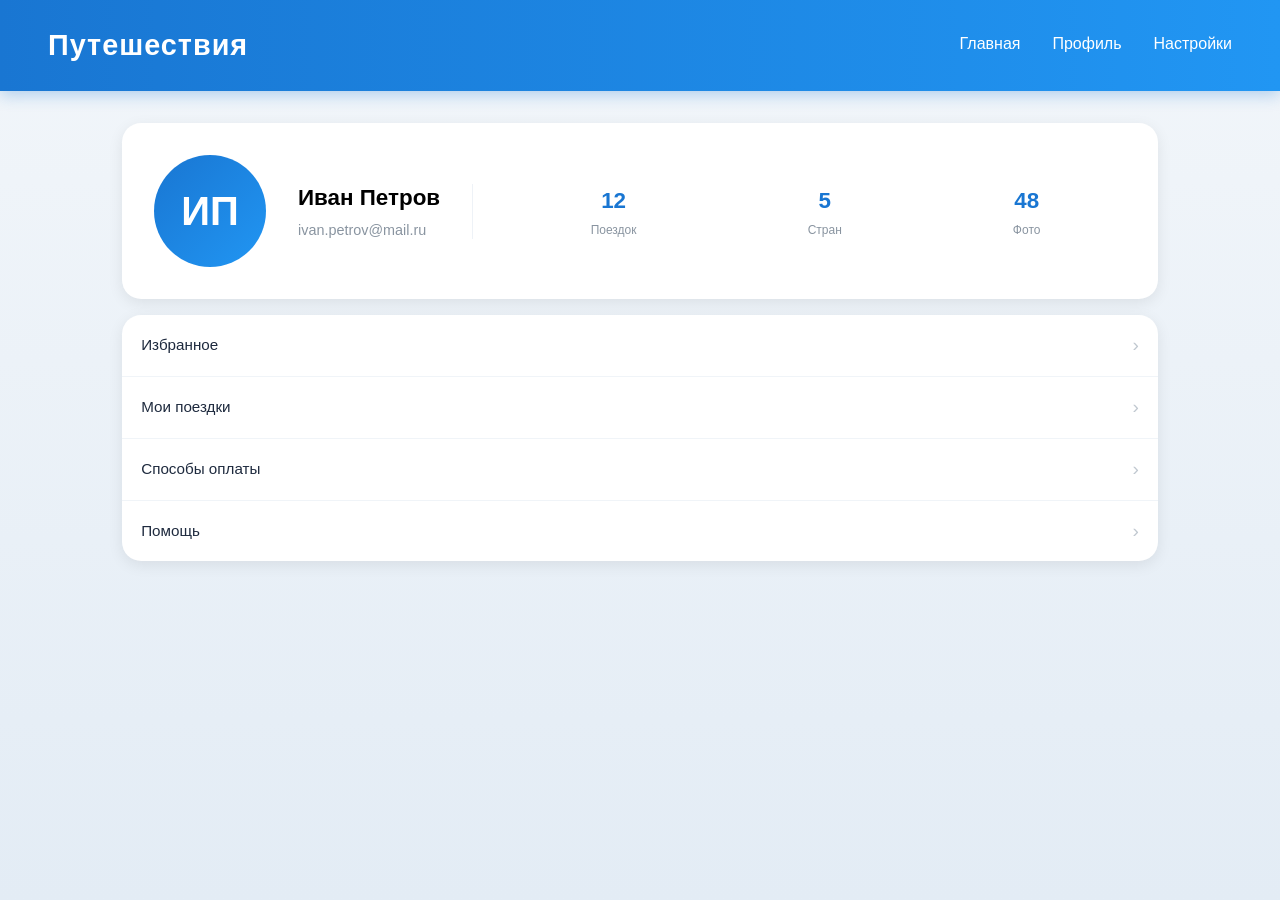
<file: profile.html>
<!DOCTYPE html>
<html lang="ru">
<head>
    <meta name="viewport" content="width=device-width, initial-scale=1.0, maximum-scale=1.0, user-scalable=no">
    <title>Путешествия — Профиль</title>
    <link rel="stylesheet" href="reset.css">
    <link rel="stylesheet" href="style.css">
</head>
<body>

    <nav class="menu">
        <div class="logo">Путешествия</div>
        <div class="links">
            <a href="index.html">Главная</a>
            <a href="profile.html">Профиль</a>
            <a href="settings.html">Настройки</a>
        </div>
    </nav>
    <main class="app-content">
        <section class="profile-header">
            <div class="avatar">ИП</div>
            <div>
                <h2>Иван Петров</h2>
                <p>ivan.petrov@mail.ru</p>
            </div>
            <div class="stats">
                <div class="stat">
                    <span class="stat-value">12</span>
                    <span class="stat-label">Поездок</span>
                </div>
                <div class="stat">
                    <span class="stat-value">5</span>
                    <span class="stat-label">Стран</span>
                </div>
                <div class="stat">
                    <span class="stat-value">48</span>
                    <span class="stat-label">Фото</span>
                </div>
            </div>
        </section>

        <section class="menu-list">
            <a href="#" class="menu-item">
                <span>Избранное</span>
                <span class="arrow">›</span>
            </a>
            <a href="#" class="menu-item">
                <span>Мои поездки</span>
                <span class="arrow">›</span>
            </a>
            <a href="#" class="menu-item">
                <span>Способы оплаты</span>
                <span class="arrow">›</span>
            </a>
            <a href="#" class="menu-item">
                <span>Помощь</span>
                <span class="arrow">›</span>
            </a>
        </section>
    </main>

   

    <script src="script.js"></script>
</body>
</html>
</file>
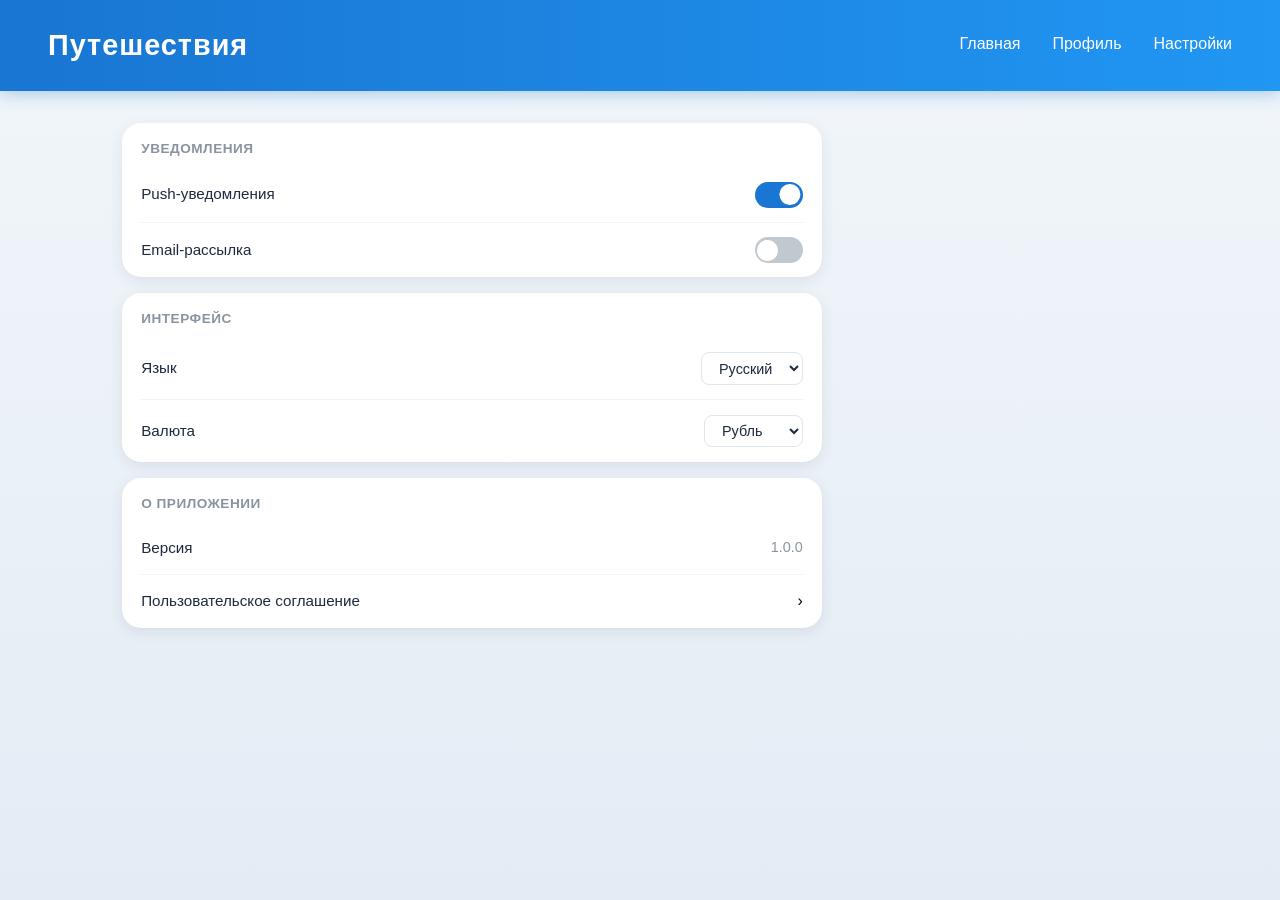
<file: settings.html>
<!DOCTYPE html>
<html lang="ru">
<head>
    <meta name="viewport" content="width=device-width, initial-scale=1.0, maximum-scale=1.0, user-scalable=no">
    <title>Путешествия — Настройки</title>
    <link rel="stylesheet" href="reset.css">
    <link rel="stylesheet" href="style.css">
</head>
<body>
    <nav class="menu">
        <div class="logo">Путешествия</div>
        <div class="links">
            <a href="index.html">Главная</a>
            <a href="profile.html">Профиль</a>
            <a href="settings.html">Настройки</a>
        </div>
    </nav>
    <main class="app-content">
        <section class="settings-group">
            <h3>Уведомления</h3>
            <div class="setting-item">
                <label>Push-уведомления</label>
                <div class="switch active" data-switch></div>
            </div>
            <div class="setting-item">
                <label>Email-рассылка</label>
                <div class="switch" data-switch></div>
            </div>
        </section>
        <section class="settings-group">
            <h3>Интерфейс</h3>
            <div class="setting-item">
                <label>Язык</label>
                <select>
                    <option>Русский</option>
                    <option>English</option>
                </select>
            </div>
            <div class="setting-item">
                <label>Валюта</label>
                <select>
                    <option>Рубль</option>
                    <option>Доллар</option>
                    <option>Евро</option>
                </select>
            </div>
        </section>
        <section class="settings-group">
            <h3>О приложении</h3>
            <div class="setting-item">
                <label>Версия</label>
                <span style="color:#8994a0;font-size:0.9rem;">1.0.0</span>
            </div>
            <div class="setting-item">
                <label>Пользовательское соглашение</label>
                <span class="arrow">›</span>
            </div>
        </section>
    </main>
    <script src="script.js"></script>
</body>
</html>
</file>
<file: style.css>
body {
    font-family: 'Segoe UI', Arial, sans-serif;
    background: linear-gradient(180deg, #f2f6fa 0%, #e3ecf5 100%);
    min-height: 100vh;
    display: flex;
    flex-direction: column;
    padding-bottom: 5rem;
}

.menu {
    display: flex;
    justify-content: space-between;
    align-items: center;
    padding: 1rem 1.2rem;
    background: linear-gradient(90deg, #1976d2 0%, #2196f3 100%);
    box-shadow: 0 4px 15px rgba(25, 118, 210, 0.3);
    position: sticky;
    top: 0;
    z-index: 100;
}

.logo {
    color: white;
    font-size: 1.3rem;
    font-weight: bold;
    letter-spacing: 1px;
}

.links {
    display: flex;
    gap: 1rem;
}

.links a {
    color: white;
    text-decoration: none;
    font-size: 0.85rem;
    font-weight: 500;
    position: relative;
    padding-bottom: 4px;
    transition: color 0.3s;
}

.links a::after {
    content: "";
    position: absolute;
    bottom: 0;
    left: 0;
    width: 0;
    height: 2px;
    background: white;
    transition: width 0.3s;
}

.links a:hover::after {
    width: 100%;
}

.links a:hover {
    color: #fff9c4;
}

.app-content {
    flex: 1;
    padding: 1rem;
    width: 100%;
}

.cards-container {
    display: flex;
    flex-direction: column;
    gap: 0;
}

.card {
    display: flex;
    flex-direction: column;
    width: 100%;
    max-width: 100%;
    margin: 1.5rem auto;
    background: white;
    border-radius: 1.2rem;
    overflow: hidden;
    box-shadow: 0 10px 40px rgba(0, 0, 0, 0.15);
    transition: transform 0.3s, box-shadow 0.3s;
}

.card:hover {
    transform: translateY(-5px);
    box-shadow: 0 20px 50px rgba(0, 0, 0, 0.2);
}

.card img {
    width: 100%;
    height: 12rem;
    object-fit: cover;
    display: block;
}

.card-info {
    display: flex;
    flex-direction: column;
    padding: 1.2rem;
    flex: 1;
    gap: 0.5rem;
}

.badge {
    display: inline-block;
    align-self: flex-start;
    background: #e3f2fd;
    color: #1976d2;
    font-size: 0.7rem;
    font-weight: bold;
    padding: 0.25rem 0.75rem;
    border-radius: 1.25rem;
    text-transform: uppercase;
    letter-spacing: 0.5px;
}

.badge.hot {
    background: #ffebee;
    color: #c62828;
}

.badge.new {
    background: #e8f5e9;
    color: #2e7d32;
}

.card-info h2 {
    font-size: 1.5rem;
    color: #1e2a3e;
    margin-top: 0.25rem;
}

.country {
    color: #1976d2;
    font-weight: bold;
    font-size: 0.9rem;
}

.description {
    color: #5a6b7b;
    line-height: 1.65;
    font-size: 0.9rem;
    margin-top: 0.35rem;
}

.features {
    display: flex;
    flex-wrap: wrap;
    gap: 0.5rem;
    margin-top: 0.6rem;
}

.features span {
    background: #f5f7fa;
    color: #5a6b7b;
    font-size: 0.75rem;
    padding: 0.3rem 0.75rem;
    border-radius: 0.4rem;
    border: 1px solid #e3ecf5;
}

.card-bottom {
    display: flex;
    justify-content: space-between;
    align-items: center;
    margin-top: auto;
    padding-top: 1.2rem;
    border-top: 1px solid #eef2f7;
}

.price-block {
    display: flex;
    flex-direction: column;
}

.price {
    font-size: 1.4rem;
    font-weight: bold;
    color: #1e2a3e;
}

.price small {
    font-size: 0.8rem;
    color: #8994a0;
    font-weight: normal;
}

.rating {
    display: flex;
    align-items: center;
    gap: 4px;
    font-size: 0.85rem;
    color: #f39c12;
    font-weight: bold;
    margin-top: 0.15rem;
}

.card-bottom button {
    padding: 0.7rem 1.5rem;
    border: none;
    border-radius: 0.6rem;
    background: linear-gradient(90deg, #1976d2, #2196f3);
    color: white;
    font-size: 0.9rem;
    font-weight: 600;
    cursor: pointer;
    transition: transform 0.2s, box-shadow 0.2s;
}

.card-bottom button:hover {
    transform: scale(1.05);
    box-shadow: 0 6px 20px rgba(25, 118, 210, 0.4);
}

.profile-header {
    background: white;
    border-radius: 1.2rem;
    padding: 1.5rem 1rem;
    text-align: center;
    box-shadow: 0 4px 15px rgba(0, 0, 0, 0.08);
    margin-bottom: 1rem;
}

.avatar {
    width: 6rem;
    height: 6rem;
    border-radius: 50%;
    background: linear-gradient(135deg, #1976d2, #2196f3);
    margin: 0 auto 0.8rem;
    display: flex;
    align-items: center;
    justify-content: center;
    font-size: 2rem;
    color: white;
    font-weight: bold;
}

.profile-header h2 {
    font-size: 1.4rem;
    margin-bottom: 0.3rem;
}

.profile-header p {
    color: #8994a0;
    font-size: 0.9rem;
}

.stats {
    display: flex;
    justify-content: space-around;
    margin-top: 1.2rem;
    padding-top: 1rem;
    border-top: 1px solid #eef2f7;
}

.stat {
    display: flex;
    flex-direction: column;
    align-items: center;
}

.stat-value {
    font-size: 1.4rem;
    font-weight: bold;
    color: #1976d2;
}

.stat-label {
    font-size: 0.75rem;
    color: #8994a0;
    margin-top: 0.2rem;
}

.menu-list {
    background: white;
    border-radius: 1.2rem;
    overflow: hidden;
    box-shadow: 0 4px 15px rgba(0, 0, 0, 0.08);
}

.menu-item {
    display: flex;
    justify-content: space-between;
    align-items: center;
    padding: 1rem 1.2rem;
    border-bottom: 1px solid #f0f4f8;
    font-size: 0.95rem;
    color: #1e2a3e;
}

.menu-item:last-child {
    border-bottom: none;
}

.menu-item .arrow {
    color: #c0c8d0;
    font-size: 1.2rem;
}

.settings-group {
    background: white;
    border-radius: 1.2rem;
    padding: 0 1.2rem;
    margin-bottom: 1rem;
    box-shadow: 0 4px 15px rgba(0, 0, 0, 0.08);
}

.settings-group h3 {
    font-size: 0.85rem;
    color: #8994a0;
    text-transform: uppercase;
    letter-spacing: 0.5px;
    padding: 1rem 0 0.5rem;
}

.setting-item {
    display: flex;
    justify-content: space-between;
    align-items: center;
    padding: 0.9rem 0;
    border-bottom: 1px solid #f0f4f8;
}

.setting-item:last-child {
    border-bottom: none;
}

.setting-item label {
    font-size: 0.95rem;
    color: #1e2a3e;
}

.switch {
    position: relative;
    width: 3rem;
    height: 1.6rem;
    background: #c0c8d0;
    border-radius: 1rem;
    transition: background 0.3s;
    cursor: pointer;
}

.switch::after {
    content: "";
    position: absolute;
    top: 0.15rem;
    left: 0.15rem;
    width: 1.3rem;
    height: 1.3rem;
    background: white;
    border-radius: 50%;
    transition: transform 0.3s;
}

.switch.active {
    background: #1976d2;
}

.switch.active::after {
    transform: translateX(1.4rem);
}

select {
    padding: 0.4rem 0.8rem;
    border: 1px solid #e0e6ed;
    border-radius: 0.5rem;
    font-size: 0.9rem;
    background: white;
    color: #1e2a3e;
}

.bottom-nav {
    position: fixed;
    bottom: 0;
    left: 0;
    right: 0;
    display: flex;
    justify-content: space-around;
    align-items: center;
    background: white;
    padding: 0.6rem 0;
    box-shadow: 0 -2px 15px rgba(0, 0, 0, 0.08);
    z-index: 100;
}

.bottom-nav a {
    display: flex;
    flex-direction: column;
    align-items: center;
    gap: 0.2rem;
    font-size: 0.7rem;
    color: #8994a0;
    padding: 0.4rem 1rem;
    border-radius: 0.5rem;
    transition: color 0.2s;
    font-weight: 600;
    text-transform: uppercase;
    letter-spacing: 0.5px;
}

.bottom-nav a.active {
    color: #1976d2;
}

@media (min-width: 768px) {
    body {
        padding-bottom: 0;
    }

    .menu {
        padding: 1.5rem 3rem;
    }

    .logo {
        font-size: 1.8rem;
    }

    .links {
        gap: 2rem;
    }

    .links a {
        font-size: 1rem;
    }

    .app-content {
        max-width: 1100px;
        margin: 0 auto;
        padding: 2rem;
    }

    .card {
        flex-direction: row;
        max-width: 820px;
    }

    .card img {
        width: 340px;
        height: auto;
    }

    .card-info {
        padding: 2rem;
    }

    .card-info h2 {
        font-size: 1.8rem;
    }

    .profile-header {
        display: flex;
        align-items: center;
        gap: 2rem;
        text-align: left;
        padding: 2rem;
    }

    .avatar {
        margin: 0;
        width: 7rem;
        height: 7rem;
        font-size: 2.5rem;
    }

    .stats {
        flex: 1;
        margin-top: 0;
        padding-top: 0;
        border-top: none;
        border-left: 1px solid #eef2f7;
        padding-left: 2rem;
    }

    .bottom-nav {
        position: static;
        max-width: 1100px;
        margin: 1rem auto;
        border-radius: 1rem;
        box-shadow: 0 4px 15px rgba(0, 0, 0, 0.08);
    }

    .bottom-nav a {
        flex-direction: row;
        gap: 0.5rem;
        font-size: 0.9rem;
    }

    .settings-group {
        max-width: 700px;
    }
}
.modal-overlay {
    display: none;
    position: fixed;
    top: 0;
    left: 0;
    width: 100%;
    height: 100%;
    background: rgba(0, 0, 0, 0.6);
    justify-content: center;
    align-items: center;
    z-index: 2000;
    padding: 1rem;
    overflow-y: auto;
}

.modal-overlay.active {
    display: flex;
}

.modal-window {
    background: white;
    border-radius: 1.2rem;
    max-width: 700px;
    width: 100%;
    max-height: 90vh;
    overflow-y: auto;
    box-shadow: 0 20px 60px rgba(0, 0, 0, 0.4);
    animation: modalAppear 0.3s ease;
    position: relative;
}

@keyframes modalAppear {
    from { transform: scale(0.85); opacity: 0; }
    to { transform: scale(1); opacity: 1; }
}

.modal-close {
    position: absolute;
    top: 1rem;
    right: 1rem;
    width: 2.5rem;
    height: 2.5rem;
    border-radius: 50%;
    background: rgba(255, 255, 255, 0.9);
    color: #1e2a3e;
    font-size: 1.5rem;
    font-weight: bold;
    display: flex;
    align-items: center;
    justify-content: center;
    cursor: pointer;
    z-index: 10;
    box-shadow: 0 2px 8px rgba(0, 0, 0, 0.2);
    transition: background 0.2s;
}

.modal-close:hover {
    background: white;
}

.modal-image {
    width: 100%;
    height: 15rem;
    object-fit: cover;
    display: block;
}

.modal-body {
    padding: 1.5rem;
}

.modal-body h2 {
    font-size: 1.6rem;
    color: #1e2a3e;
    margin-bottom: 0.5rem;
}

.modal-body .modal-country {
    color: #1976d2;
    font-weight: bold;
    font-size: 0.95rem;
    margin-bottom: 1rem;
}

.modal-body h3 {
    font-size: 1.05rem;
    color: #1976d2;
    margin: 1.2rem 0 0.6rem;
    text-transform: uppercase;
    letter-spacing: 0.5px;
}

.modal-body p {
    color: #5a6b7b;
    line-height: 1.7;
    font-size: 0.95rem;
    margin-bottom: 0.8rem;
}
.modal-body ul {
    padding-left: 1.2rem;
    list-style: disc;
}
.modal-body ul li {
    color: #5a6b7b;
    line-height: 1.7;
    font-size: 0.95rem;
    margin-bottom: 0.4rem;
}

.modal-features {
    display: flex;
    flex-wrap: wrap;
    gap: 0.5rem;
    margin: 1rem 0;
}

.modal-features span {
    background: #f5f7fa;
    color: #5a6b7b;
    font-size: 0.8rem;
    padding: 0.35rem 0.85rem;
    border-radius: 0.4rem;
    border: 1px solid #e3ecf5;
}

.modal-price {
    display: flex;
    justify-content: space-between;
    align-items: center;
    padding: 1rem;
    background: #f8fafc;
    border-radius: 0.8rem;
    margin-top: 1rem;
}

.modal-price .price-value {
    font-size: 1.5rem;
    font-weight: bold;
    color: #1e2a3e;
}

.modal-price .price-value small {
    font-size: 0.8rem;
    color: #8994a0;
    font-weight: normal;
}

.modal-price button {
    padding: 0.8rem 1.5rem;
    border: none;
    border-radius: 0.6rem;
    background: linear-gradient(90deg, #1976d2, #2196f3);
    color: white;
    font-size: 0.95rem;
    font-weight: 600;
    cursor: pointer;
    transition: transform 0.2s;
}

.modal-price button:hover {
    transform: scale(1.05);
}

@media (min-width: 768px) {
    .modal-image {
        height: 20rem;
    }

    .modal-body {
        padding: 2rem;
    }

    .modal-body h2 {
        font-size: 2rem;
    }
}
</file>
